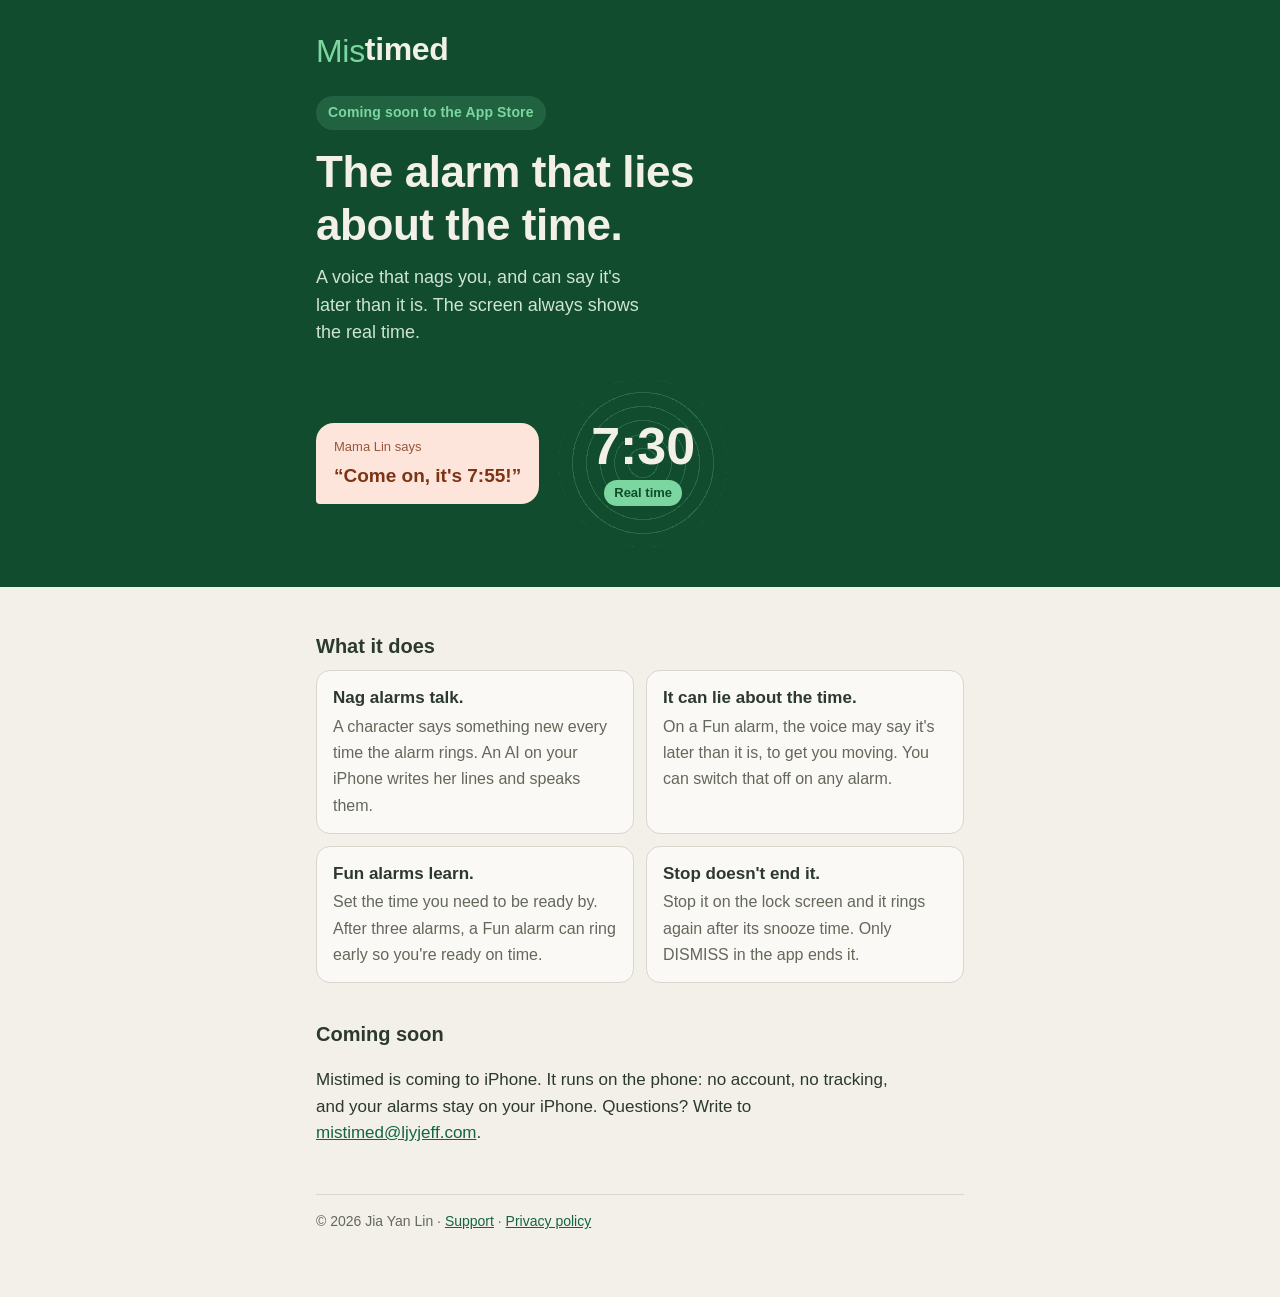
<file: index.html>
<!doctype html>
<html lang="en">
<head>
<meta charset="utf-8">
<meta name="viewport" content="width=device-width, initial-scale=1">
<title>Mistimed</title>
<meta name="description" content="Mistimed is an alarm clock that talks, and can say it's later than it is to get you moving. The screen always shows the real time. Coming soon to iPhone.">
<meta name="theme-color" content="#104C2D">
<meta property="og:title" content="Mistimed: the alarm that lies about the time">
<meta property="og:description" content="A voice that nags you, and can say it's later than it is. The screen always shows the real time. Coming soon to iPhone.">
<meta property="og:url" content="https://ljyjeff.com/">
<link rel="icon" href="data:image/svg+xml,%3Csvg xmlns='http://www.w3.org/2000/svg' viewBox='0 0 64 64'%3E%3Crect width='64' height='64' rx='14' fill='%23104C2D'/%3E%3Ctext x='32' y='44' font-family='-apple-system,Helvetica,Arial,sans-serif' font-size='40' font-weight='700' text-anchor='middle' fill='%237CD69F'%3Em%3C/text%3E%3C/svg%3E">
<link rel="stylesheet" href="style.css">
</head>
<body>
<section class="hero">
  <div class="hero-inner">
    <span class="wordmark"><span class="mis">Mis</span>timed</span>
    <div><span class="pill">Coming soon to the App Store</span></div>
    <h1>The alarm that lies about the time.</h1>
    <p class="sub">A voice that nags you, and can say it's later than it is. The screen always shows the real time.</p>
    <div class="scene" aria-label="Mama Lin says it's 7:55. The real time is 7:30.">
      <div class="bubble"><small>Mama Lin says</small>“Come on, it's 7:55!”</div>
      <div class="clock">
        <div><div class="time">7:30</div><span class="chip">Real time</span></div>
      </div>
    </div>
  </div>
</section>

<main>
  <h2>What it does</h2>
  <ul class="features">
    <li><strong>Nag alarms talk.</strong><span>A character says something new every time the alarm rings. An AI on your iPhone writes her lines and speaks them.</span></li>
    <li><strong>It can lie about the time.</strong><span>On a Fun alarm, the voice may say it's later than it is, to get you moving. You can switch that off on any alarm.</span></li>
    <li><strong>Fun alarms learn.</strong><span>Set the time you need to be ready by. After three alarms, a Fun alarm can ring early so you're ready on time.</span></li>
    <li><strong>Stop doesn't end it.</strong><span>Stop it on the lock screen and it rings again after its snooze time. Only DISMISS in the app ends it.</span></li>
  </ul>

  <h2>Coming soon</h2>
  <p>Mistimed is coming to iPhone. It runs on the phone: no account, no tracking, and your alarms stay on your iPhone. Questions? Write to <a href="mailto:mistimed@ljyjeff.com">mistimed@ljyjeff.com</a>.</p>

  <footer>&copy; 2026 Jia Yan Lin &middot; <a href="support.html">Support</a> &middot; <a href="privacy.html">Privacy policy</a></footer>
</main>
</body>
</html>
</file>
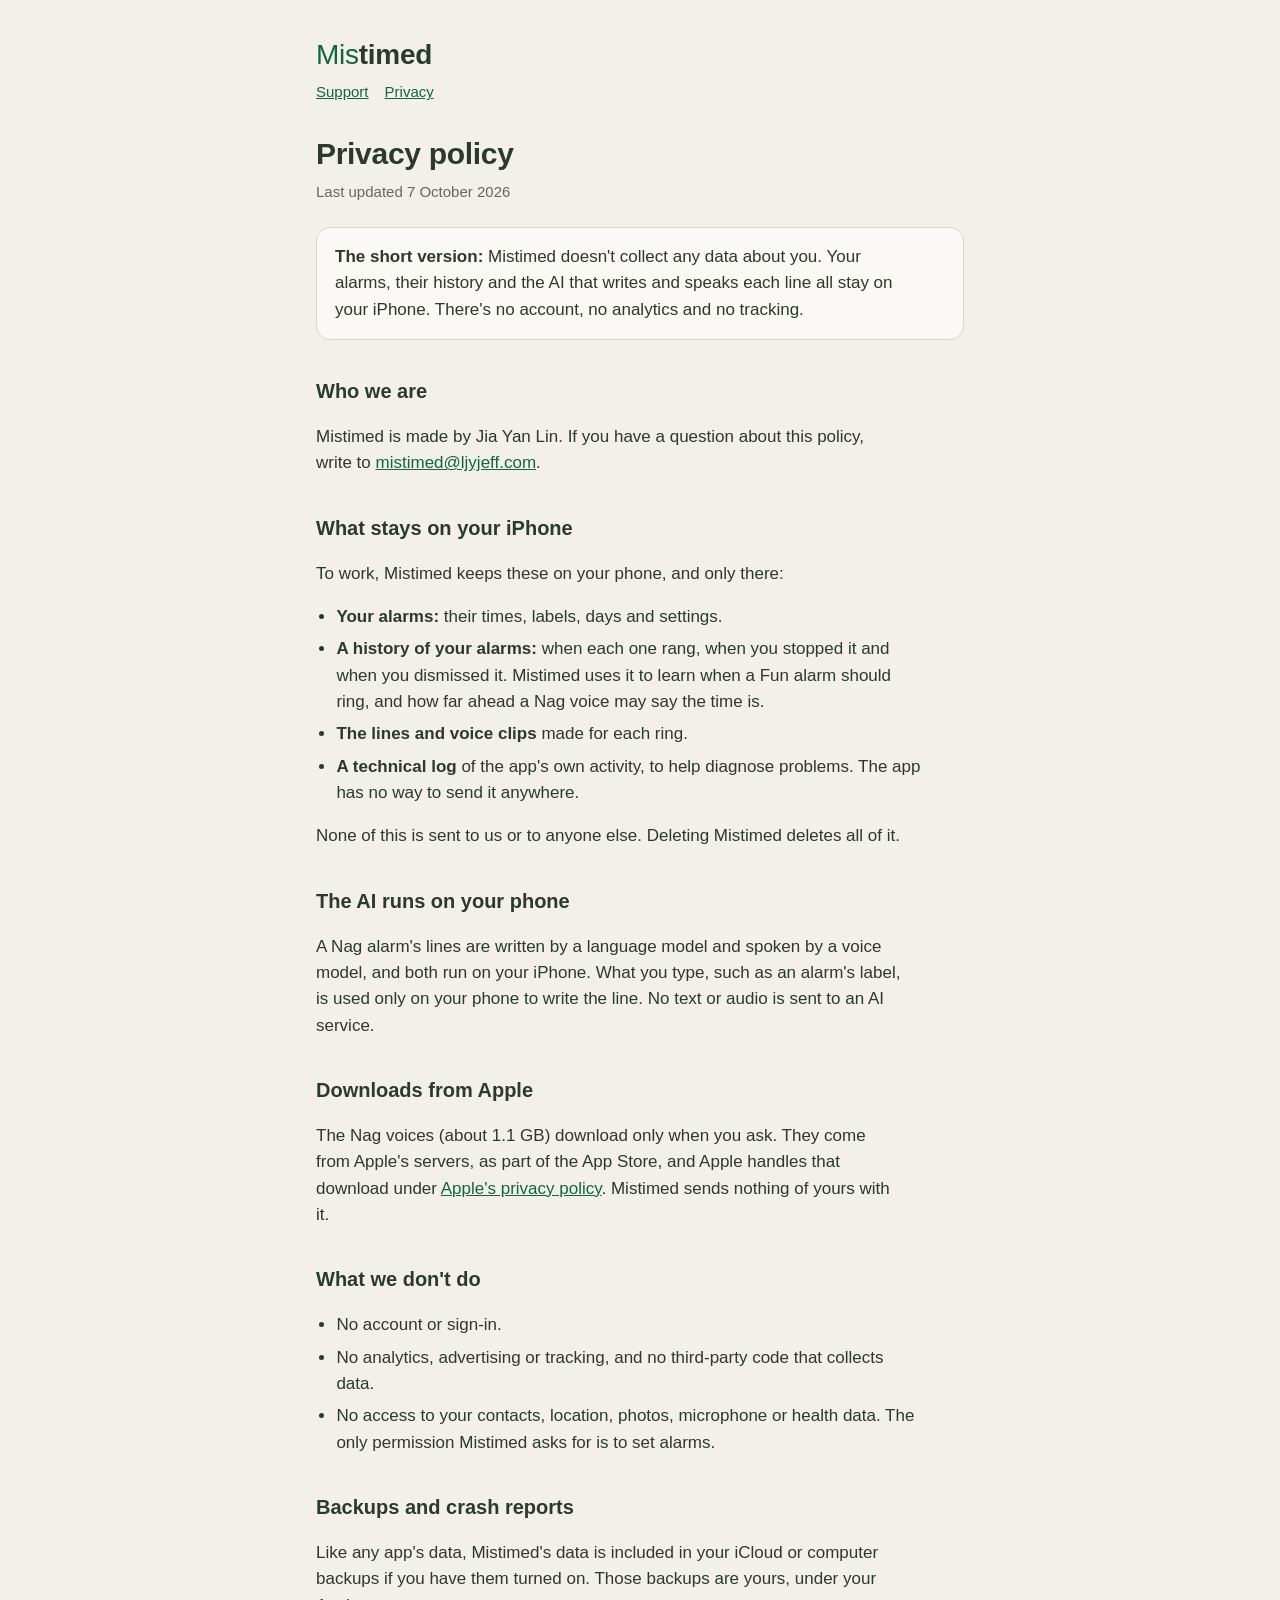
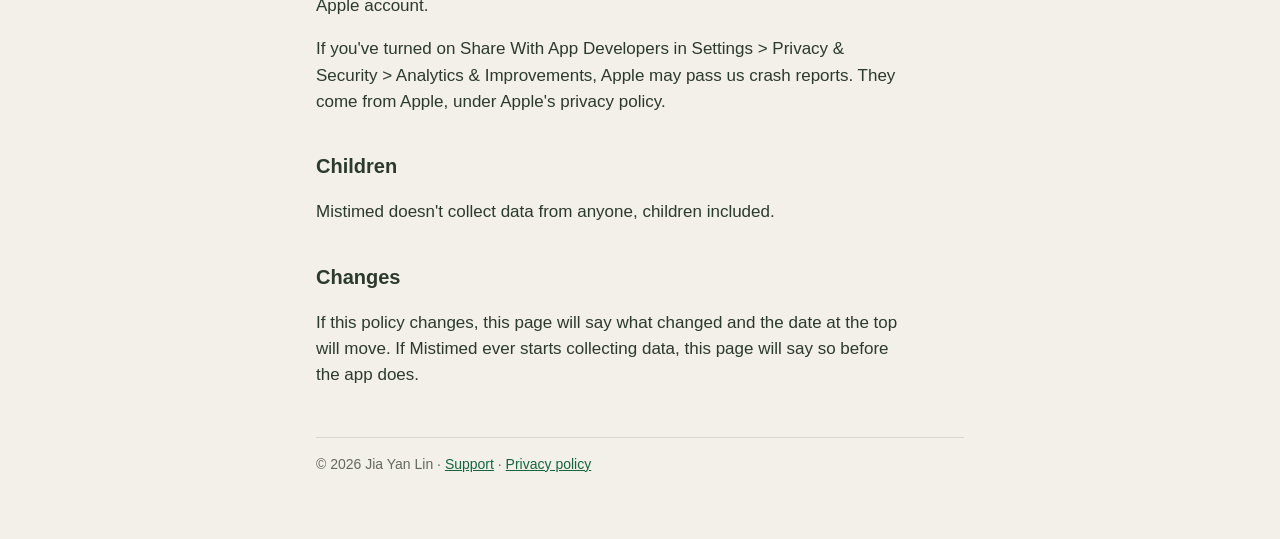
<file: privacy.html>
<!doctype html>
<html lang="en">
<head>
<meta charset="utf-8">
<meta name="viewport" content="width=device-width, initial-scale=1">
<title>Mistimed privacy policy</title>
<meta name="description" content="Mistimed doesn't collect your data. Your alarms, their history and the AI that writes and speaks each line all stay on your iPhone.">
<link rel="stylesheet" href="style.css">
</head>
<body>
<main>
  <header>
    <a class="wordmark" href="./"><span class="mis">Mis</span>timed</a>
    <nav><a href="support.html">Support</a><a href="privacy.html">Privacy</a></nav>
  </header>

  <h1>Privacy policy</h1>
  <p class="meta">Last updated 7 October 2026</p>

  <div class="card">
    <p><strong>The short version:</strong> Mistimed doesn't collect any data about you. Your alarms, their history and the AI that writes and speaks each line all stay on your iPhone. There's no account, no analytics and no tracking.</p>
  </div>

  <h2>Who we are</h2>
  <p>Mistimed is made by Jia Yan Lin. If you have a question about this policy, write to <a href="mailto:mistimed@ljyjeff.com">mistimed@ljyjeff.com</a>.</p>

  <h2>What stays on your iPhone</h2>
  <p>To work, Mistimed keeps these on your phone, and only there:</p>
  <ul>
    <li><strong>Your alarms:</strong> their times, labels, days and settings.</li>
    <li><strong>A history of your alarms:</strong> when each one rang, when you stopped it and when you dismissed it. Mistimed uses it to learn when a Fun alarm should ring, and how far ahead a Nag voice may say the time is.</li>
    <li><strong>The lines and voice clips</strong> made for each ring.</li>
    <li><strong>A technical log</strong> of the app's own activity, to help diagnose problems. The app has no way to send it anywhere.</li>
  </ul>
  <p>None of this is sent to us or to anyone else. Deleting Mistimed deletes all of it.</p>

  <h2>The AI runs on your phone</h2>
  <p>A Nag alarm's lines are written by a language model and spoken by a voice model, and both run on your iPhone. What you type, such as an alarm's label, is used only on your phone to write the line. No text or audio is sent to an AI service.</p>

  <h2>Downloads from Apple</h2>
  <p>The Nag voices (about 1.1 GB) download only when you ask. They come from Apple's servers, as part of the App Store, and Apple handles that download under <a href="https://www.apple.com/legal/privacy/">Apple's privacy policy</a>. Mistimed sends nothing of yours with it.</p>

  <h2>What we don't do</h2>
  <ul>
    <li>No account or sign-in.</li>
    <li>No analytics, advertising or tracking, and no third-party code that collects data.</li>
    <li>No access to your contacts, location, photos, microphone or health data. The only permission Mistimed asks for is to set alarms.</li>
  </ul>

  <h2>Backups and crash reports</h2>
  <p>Like any app's data, Mistimed's data is included in your iCloud or computer backups if you have them turned on. Those backups are yours, under your Apple account.</p>
  <p>If you've turned on Share With App Developers in Settings &gt; Privacy &amp; Security &gt; Analytics &amp; Improvements, Apple may pass us crash reports. They come from Apple, under Apple's privacy policy.</p>

  <h2>Children</h2>
  <p>Mistimed doesn't collect data from anyone, children included.</p>

  <h2>Changes</h2>
  <p>If this policy changes, this page will say what changed and the date at the top will move. If Mistimed ever starts collecting data, this page will say so before the app does.</p>

  <footer>&copy; 2026 Jia Yan Lin &middot; <a href="support.html">Support</a> &middot; <a href="privacy.html">Privacy policy</a></footer>
</main>
</body>
</html>
</file>
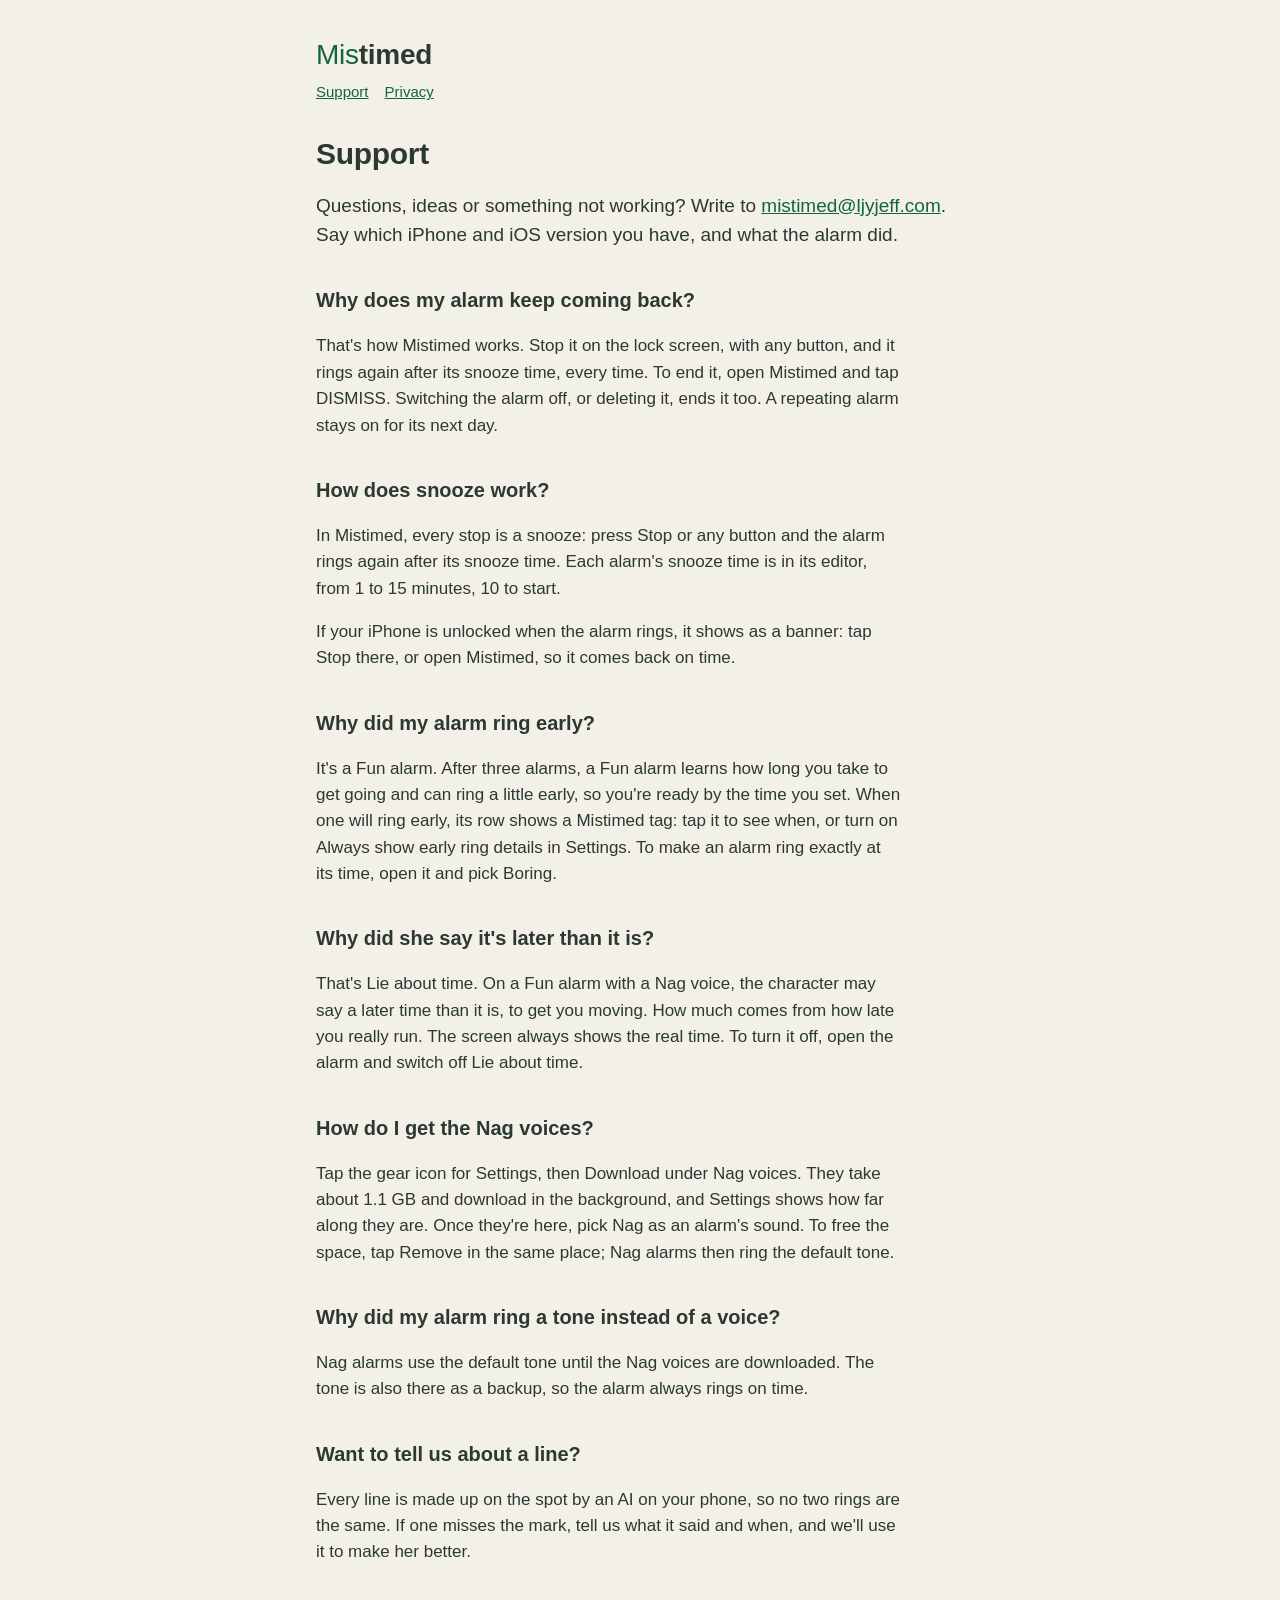
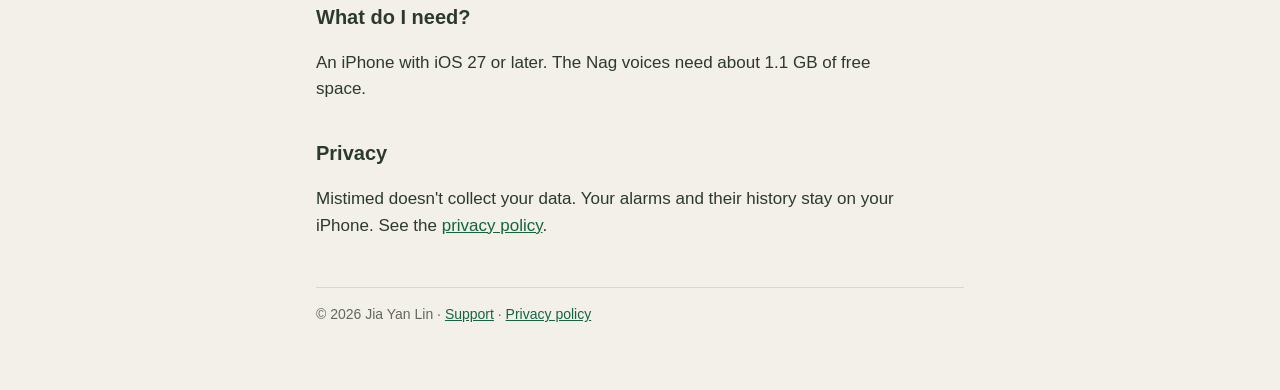
<file: support.html>
<!doctype html>
<html lang="en">
<head>
<meta charset="utf-8">
<meta name="viewport" content="width=device-width, initial-scale=1">
<title>Mistimed support</title>
<meta name="description" content="How Mistimed's alarms work, the Nag voices, Lie about time, and how to get in touch.">
<link rel="stylesheet" href="style.css">
</head>
<body>
<main>
  <header>
    <a class="wordmark" href="./"><span class="mis">Mis</span>timed</a>
    <nav><a href="support.html">Support</a><a href="privacy.html">Privacy</a></nav>
  </header>

  <h1>Support</h1>
  <p class="lead">Questions, ideas or something not working? Write to <a href="mailto:mistimed@ljyjeff.com">mistimed@ljyjeff.com</a>. Say which iPhone and iOS version you have, and what the alarm did.</p>

  <h2>Why does my alarm keep coming back?</h2>
  <p>That's how Mistimed works. Stop it on the lock screen, with any button, and it rings again after its snooze time, every time. To end it, open Mistimed and tap DISMISS. Switching the alarm off, or deleting it, ends it too. A repeating alarm stays on for its next day.</p>

  <h2>How does snooze work?</h2>
  <p>In Mistimed, every stop is a snooze: press Stop or any button and the alarm rings again after its snooze time. Each alarm's snooze time is in its editor, from 1 to 15 minutes, 10 to start.</p>
  <p>If your iPhone is unlocked when the alarm rings, it shows as a banner: tap Stop there, or open Mistimed, so it comes back on time.</p>

  <h2>Why did my alarm ring early?</h2>
  <p>It's a Fun alarm. After three alarms, a Fun alarm learns how long you take to get going and can ring a little early, so you're ready by the time you set. When one will ring early, its row shows a Mistimed tag: tap it to see when, or turn on Always show early ring details in Settings. To make an alarm ring exactly at its time, open it and pick Boring.</p>

  <h2>Why did she say it's later than it is?</h2>
  <p>That's Lie about time. On a Fun alarm with a Nag voice, the character may say a later time than it is, to get you moving. How much comes from how late you really run. The screen always shows the real time. To turn it off, open the alarm and switch off Lie about time.</p>

  <h2>How do I get the Nag voices?</h2>
  <p>Tap the gear icon for Settings, then Download under Nag voices. They take about 1.1 GB and download in the background, and Settings shows how far along they are. Once they're here, pick Nag as an alarm's sound. To free the space, tap Remove in the same place; Nag alarms then ring the default tone.</p>

  <h2>Why did my alarm ring a tone instead of a voice?</h2>
  <p>Nag alarms use the default tone until the Nag voices are downloaded. The tone is also there as a backup, so the alarm always rings on time.</p>

  <h2>Want to tell us about a line?</h2>
  <p>Every line is made up on the spot by an AI on your phone, so no two rings are the same. If one misses the mark, tell us what it said and when, and we'll use it to make her better.</p>

  <h2>What do I need?</h2>
  <p>An iPhone with iOS 27 or later. The Nag voices need about 1.1 GB of free space.</p>

  <h2>Privacy</h2>
  <p>Mistimed doesn't collect your data. Your alarms and their history stay on your iPhone. See the <a href="privacy.html">privacy policy</a>.</p>

  <footer>&copy; 2026 Jia Yan Lin &middot; <a href="support.html">Support</a> &middot; <a href="privacy.html">Privacy policy</a></footer>
</main>
</body>
</html>
</file>
<file: style.css>
/* Mistimed public pages (privacy policy, support). Colours from
   specs/design/tokens.json: the light and dark roles. */
:root {
  --bg: #F2F0E9;
  --ink: #2C392E;
  --ink-2: #64685B;
  --accent: #14653D;
  --rule: #D9D6CC;
  --card: #FAF9F5;
  color-scheme: light dark;
}
@media (prefers-color-scheme: dark) {
  :root {
    --bg: #222823;
    --ink: #D3D1C8;
    --ink-2: #A5A69A;
    --accent: #69BF8C;
    --rule: #3A423B;
    --card: #2A312B;
  }
}
* { box-sizing: border-box; }
html { -webkit-text-size-adjust: 100%; }
body {
  margin: 0;
  background: var(--bg);
  color: var(--ink);
  font: 17px/1.55 -apple-system, BlinkMacSystemFont, "SF Pro Text", "Helvetica Neue", Arial, sans-serif;
}
main {
  max-width: 680px;
  margin: 0 auto;
  padding: 40px 16px 64px;
}
header { margin-bottom: 32px; }
.wordmark {
  font: 700 28px/1.1 -apple-system, BlinkMacSystemFont, "SF Pro Display", "Helvetica Neue", Arial, sans-serif;
  letter-spacing: -0.01em;
  color: var(--ink);
  text-decoration: none;
}
.wordmark .mis { color: var(--accent); font-weight: 500; }
nav { margin-top: 8px; font-size: 15px; }
nav a { margin-right: 16px; }
h1 { font-size: 30px; line-height: 1.2; margin: 0 0 8px; letter-spacing: -0.01em; }
h2 { font-size: 20px; margin: 36px 0 8px; }
p, li { max-width: 62ch; }
ul { padding-left: 1.2em; }
li { margin: 6px 0; }
a { color: var(--accent); }
.meta { color: var(--ink-2); font-size: 15px; margin: 0 0 24px; }
.lead { font-size: 19px; }
.card {
  background: var(--card);
  border: 1px solid var(--rule);
  border-radius: 14px;
  padding: 16px 18px;
  margin: 20px 0;
}
.card p { margin: 0; }
footer {
  margin-top: 48px;
  padding-top: 16px;
  border-top: 1px solid var(--rule);
  color: var(--ink-2);
  font-size: 14px;
}

/* Landing page (index.html): the app's Welcome screen as a web hero.
   Deep green and wake green are fixed, as on the Welcome screen. */
.hero {
  background: #104C2D;
  color: #F2F0E9;
  overflow: hidden;
  position: relative;
}
.hero-inner {
  max-width: 680px;
  margin: 0 auto;
  padding: 32px 16px 40px;
  position: relative;
}
.hero .wordmark { color: #F2F0E9; font-size: 32px; }
.hero .wordmark .mis { color: #7CD69F; font-weight: 400; position: relative; top: 0.06em; }
.pill {
  display: inline-block;
  margin: 28px 0 16px;
  padding: 6px 12px;
  border-radius: 999px;
  background: rgba(124, 214, 159, 0.16);
  color: #7CD69F;
  font-size: 14px;
  font-weight: 600;
  letter-spacing: 0.01em;
}
.hero h1 { font-size: 36px; color: #F2F0E9; max-width: 16ch; }
.hero p.sub { color: #CFE3D6; font-size: 18px; margin: 12px 0 0; max-width: 34ch; }
.scene {
  margin-top: 32px;
  display: flex;
  flex-wrap: wrap;
  align-items: center;
  gap: 20px;
}
.bubble {
  background: #FEE5DC;
  color: #7D3414;
  border-radius: 18px 18px 18px 4px;
  padding: 14px 18px;
  font-size: 19px;
  font-weight: 600;
  max-width: 230px;
}
.bubble small { display: block; font-size: 13px; font-weight: 500; opacity: 0.8; margin-bottom: 4px; }
.clock {
  position: relative;
  width: 168px;
  height: 168px;
  display: grid;
  place-items: center;
  text-align: center;
}
.clock::before {
  content: "";
  position: absolute;
  inset: 0;
  border-radius: 50%;
  background: repeating-radial-gradient(circle, rgba(124, 214, 159, 0.22) 0 1px, transparent 1px 14px);
}
.clock .time {
  position: relative;
  font: 600 52px/1 -apple-system, BlinkMacSystemFont, "SF Pro Display", "Helvetica Neue", Arial, sans-serif;
  font-variant-numeric: tabular-nums;
  color: #F2F0E9;
}
.chip {
  position: relative;
  display: inline-block;
  margin-top: 8px;
  padding: 3px 10px;
  border-radius: 999px;
  background: #7CD69F;
  color: #104C2D;
  font-size: 13px;
  font-weight: 700;
}
.features { list-style: none; padding: 0; margin: 8px 0 0; display: grid; gap: 12px; }
.features li {
  margin: 0;
  max-width: none;
  background: var(--card);
  border: 1px solid var(--rule);
  border-radius: 14px;
  padding: 14px 16px;
}
.features strong { display: block; font-size: 17px; margin-bottom: 2px; }
.features span { color: var(--ink-2); font-size: 16px; }
@media (min-width: 600px) {
  .features { grid-template-columns: 1fr 1fr; }
  .hero h1 { font-size: 44px; }
}
.hero + main { padding-top: 8px; }
</file>
